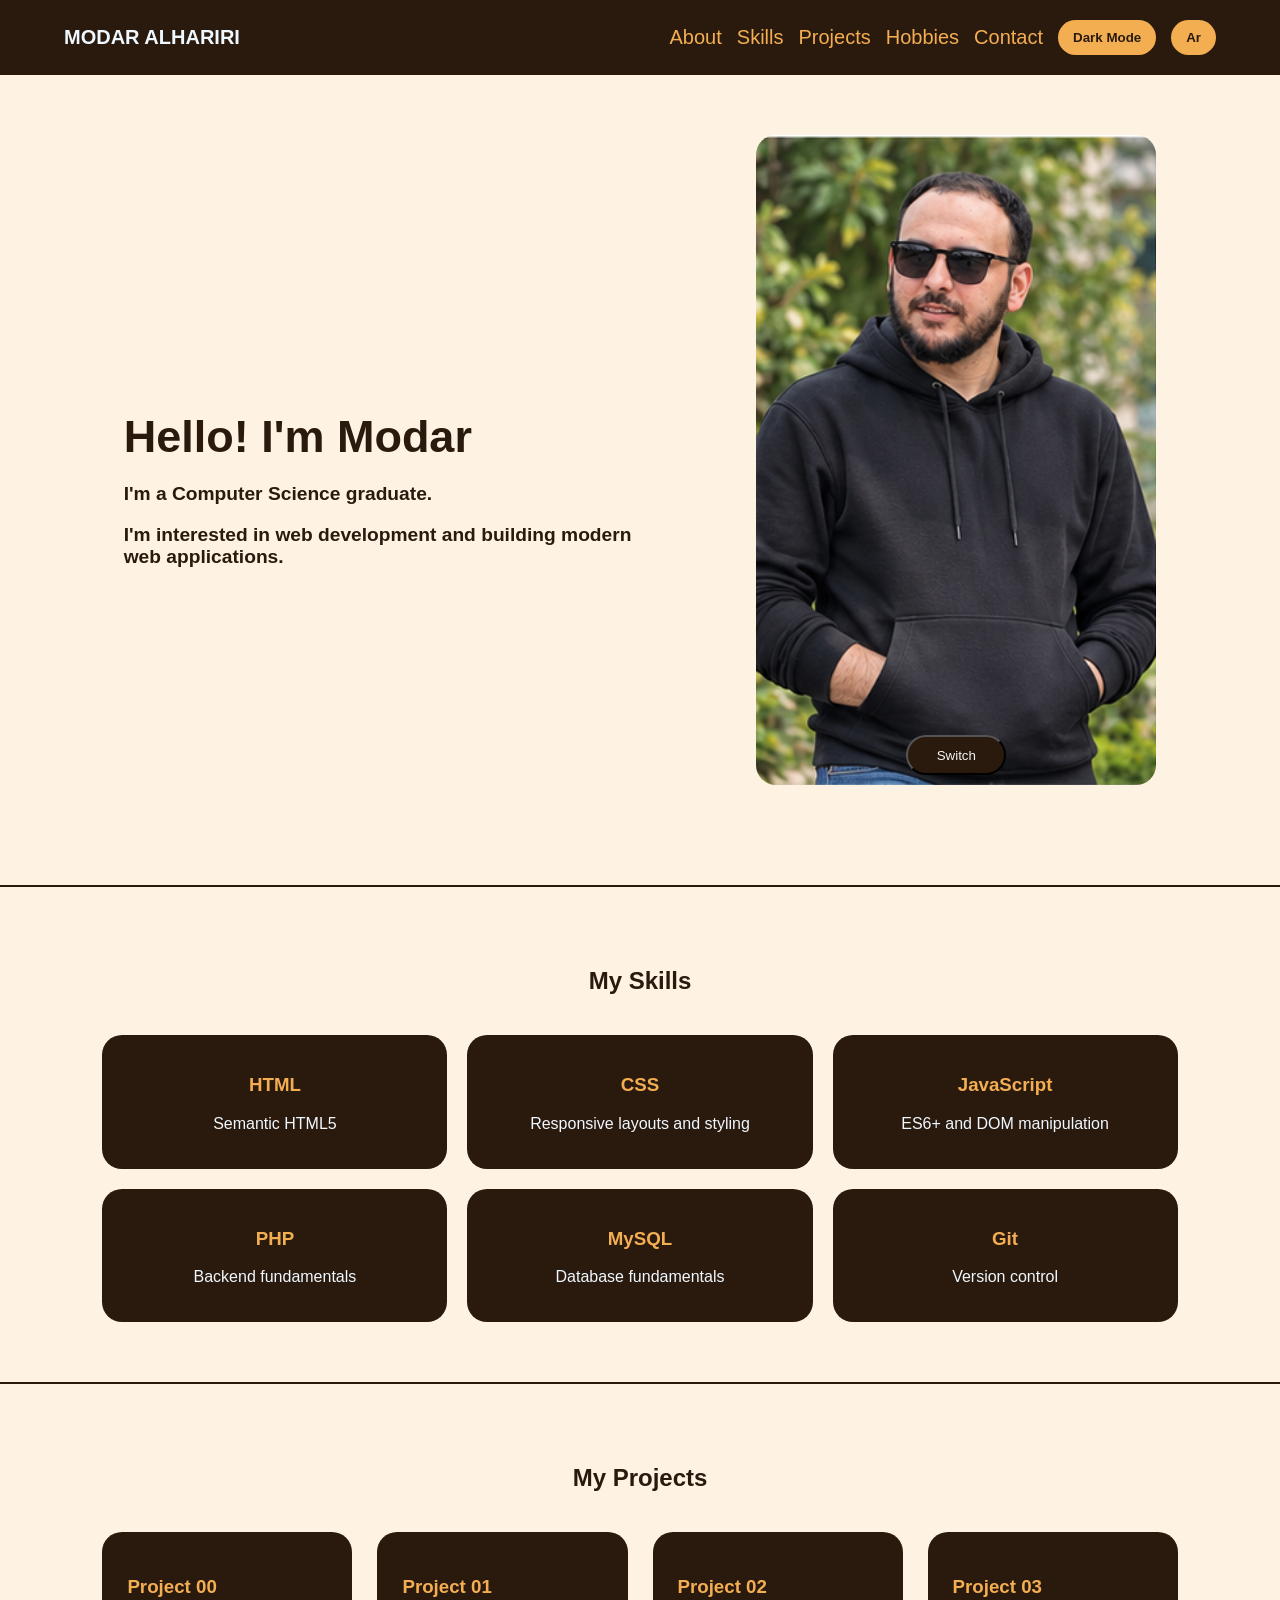
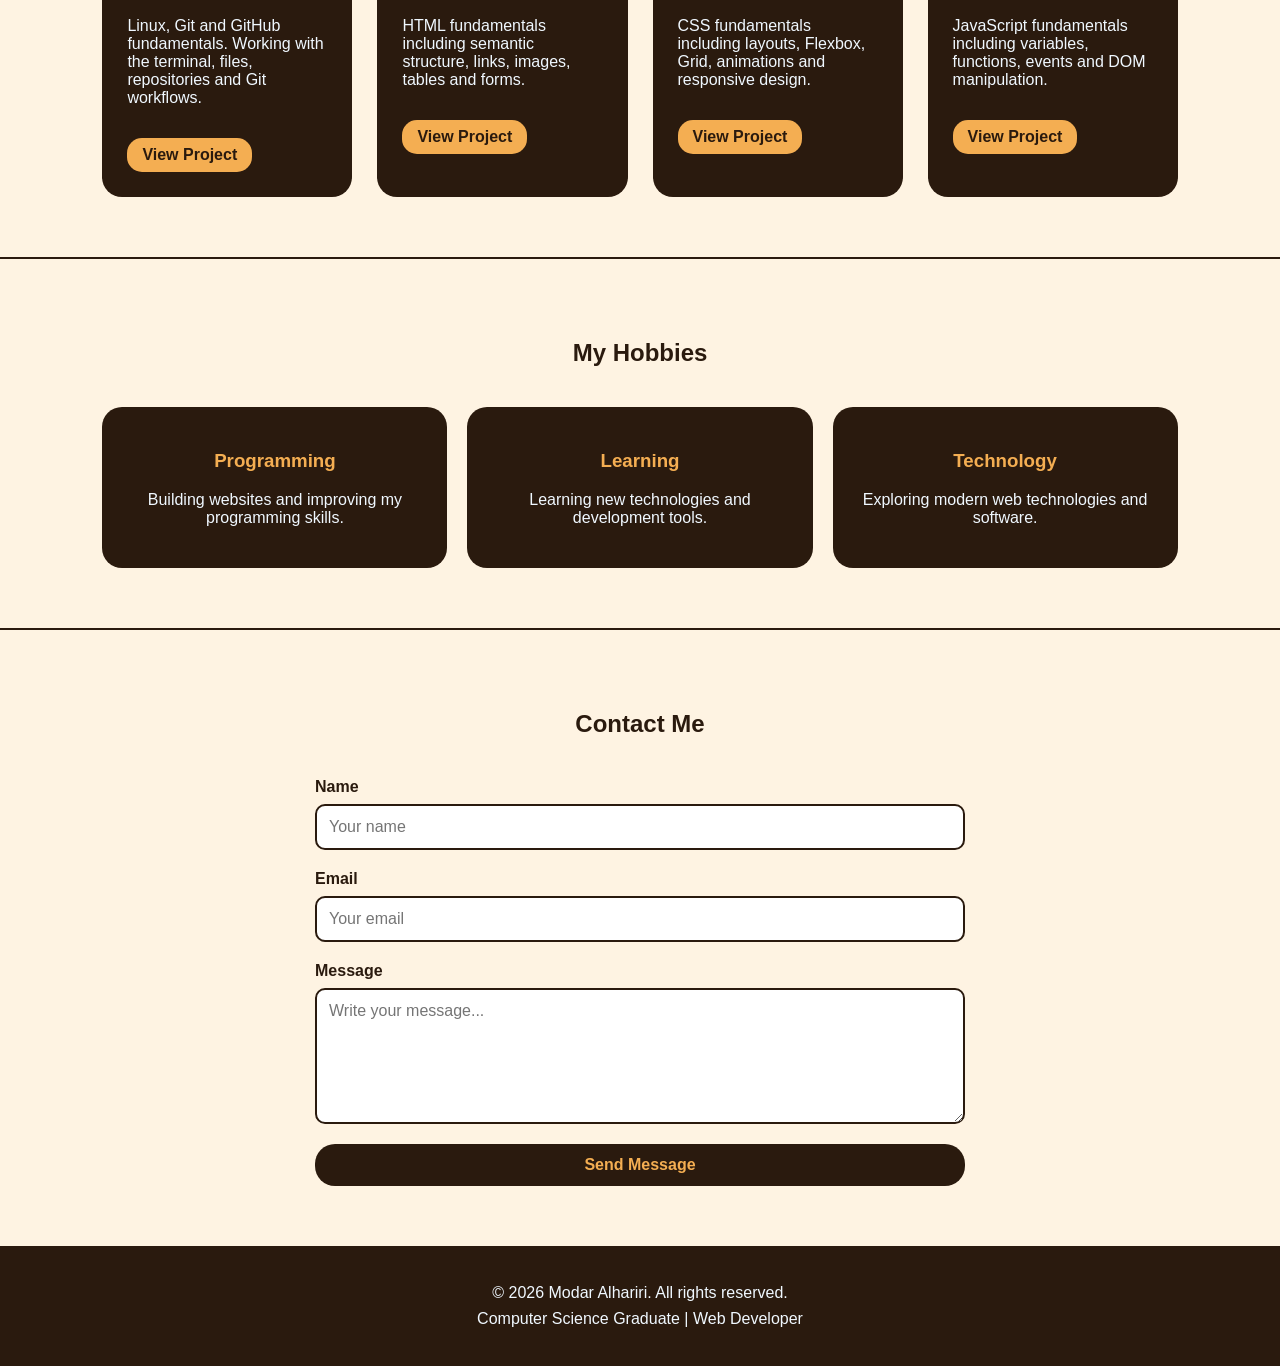
<file: project04/ex00/index.html>
<!DOCTYPE html>
<html lang="en" dir="ltr">

<head>

    <meta charset="UTF-8">

    <meta name="viewport" content="width=device-width, initial-scale=1.0">

    <title>Modar Alhariri | Portfolio</title>

    <link rel="stylesheet" href="style.css">

</head>


<body>

    <!-- Header -->
    <header class="header">

        <h4>MODAR ALHARIRI</h4>


        <nav class="nav">

            <a href="#about" data-key="about">
                About
            </a>

            <a href="#skills" data-key="skills">
                Skills
            </a>

            <a href="#projects" data-key="projects">
                Projects
            </a>

            <a href="#hobbies" data-key="hobbies">
                Hobbies
            </a>

            <a href="#contact" data-key="contact">
                Contact
            </a>


            <button
                id="themeButton"
                class="languageButton"
                type="button"
                data-key="theme"
            >
                Dark Mode
            </button>


            <button
                id="languageButton"
                class="languageButton"
                type="button"
            >
                Ar
            </button>

        </nav>

    </header>



    <!-- About Section -->
    <section id="about" class="section about">

        <div class="about-text">

            <h1 data-key="hello">
                Hello! I'm Modar
            </h1>


            <p data-key="aboutText1">
                I'm a Computer Science graduate.
            </p>


            <p data-key="aboutText2">
                I'm interested in web development and
                building modern web applications.
            </p>

        </div>


        <div class="switcher">

            <img
                id="profile-image"
                src="assets/profile.png"
                alt="profile photo"
                class="profile-image"
            >


            <div class="switcher">
                <button
                id="switcher"
                class="switch-btn"
                type="button"
                data-key="switch"
            >
                Switch
            </button>
            </div>

        </div>

    </section>



    <hr>



    <!-- Skills Section -->
    <section id="skills" class="section skills">

        <h2 data-key="skillsTitle">
            My Skills
        </h2>


        <div class="skills-container">


            <div class="skill-card">

                <h3>
                    HTML
                </h3>

                <p data-key="htmlDescription">
                    Semantic HTML5
                </p>

            </div>



            <div class="skill-card">

                <h3>
                    CSS
                </h3>

                <p data-key="cssDescription">
                    Responsive layouts and styling
                </p>

            </div>



            <div class="skill-card">

                <h3>
                    JavaScript
                </h3>

                <p data-key="jsDescription">
                    ES6+ and DOM manipulation
                </p>

            </div>



            <div class="skill-card">

                <h3>
                    PHP
                </h3>

                <p data-key="phpDescription">
                    Backend fundamentals
                </p>

            </div>



            <div class="skill-card">

                <h3>
                    MySQL
                </h3>

                <p data-key="mysqlDescription">
                    Database fundamentals
                </p>

            </div>



            <div class="skill-card">

                <h3>
                    Git
                </h3>

                <p data-key="gitDescription">
                    Version control
                </p>

            </div>


        </div>

    </section>



    <hr>



    <!-- Projects Section -->
    <section id="projects" class="section projects">

        <h2 data-key="projectsTitle">
            My Projects
        </h2>


        <div class="projects-container">


            <!-- Project 00 -->
            <article class="project-card">

                <h3>
                    Project 00
                </h3>


                <p data-key="project00Description">
                    Linux, Git and GitHub fundamentals.
                    Working with the terminal, files,
                    repositories and Git workflows.
                </p>


                <a
                    href="#"
                    target="_blank"
                    class="project-link"
                    data-key="viewProject"
                >
                    View Project
                </a>

            </article>



            <!-- Project 01 -->
            <article class="project-card">

                <h3>
                    Project 01
                </h3>


                <p data-key="project01Description">
                    HTML fundamentals including semantic
                    structure, links, images, tables and forms.
                </p>


                <a
                    href="#"
                    target="_blank"
                    class="project-link"
                    data-key="viewProject"
                >
                    View Project
                </a>

            </article>



            <!-- Project 02 -->
            <article class="project-card">

                <h3>
                    Project 02
                </h3>


                <p data-key="project02Description">
                    CSS fundamentals including layouts,
                    Flexbox, Grid, animations and responsive design.
                </p>


                <a
                    href="#"
                    target="_blank"
                    class="project-link"
                    data-key="viewProject"
                >
                    View Project
                </a>

            </article>



            <!-- Project 03 -->
            <article class="project-card">

                <h3>
                    Project 03
                </h3>


                <p data-key="project03Description">
                    JavaScript fundamentals including variables,
                    functions, events and DOM manipulation.
                </p>


                <a
                    href="#"
                    target="_blank"
                    class="project-link"
                    data-key="viewProject"
                >
                    View Project
                </a>

            </article>


        </div>

    </section>



    <hr>



    <!-- Hobbies Section -->
    <section id="hobbies" class="section hobbies">

        <h2 data-key="hobbiesTitle">
            My Hobbies
        </h2>


        <div class="hobbies-container">


            <div class="hobby-card">

                <h3>
                    Programming
                </h3>


                <p data-key="programmingDescription">
                    Building websites and improving
                    my programming skills.
                </p>

            </div>



            <div class="hobby-card">

                <h3>
                    Learning
                </h3>


                <p data-key="learningDescription">
                    Learning new technologies and
                    development tools.
                </p>

            </div>



            <div class="hobby-card">

                <h3>
                    Technology
                </h3>


                <p data-key="technologyDescription">
                    Exploring modern web technologies
                    and software.
                </p>

            </div>


        </div>

    </section>



    <hr>



    <!-- Contact Section -->
    <section id="contact" class="section contact">

        <h2 data-key="contactTitle">
            Contact Me
        </h2>


        <form id="contactForm">


            <!-- Name -->
            <div class="form-group">

                <label
                    for="name"
                    data-key="nameLabel"
                >
                    Name
                </label>


                <input
                    type="text"
                    id="name"
                    name="name"
                    placeholder="Your name"
                    data-placeholder="namePlaceholder"
                    required
                >

            </div>



            <!-- Email -->
            <div class="form-group">

                <label
                    for="email"
                    data-key="emailLabel"
                >
                    Email
                </label>


                <input
                    type="email"
                    id="email"
                    name="email"
                    placeholder="Your email"
                    data-placeholder="emailPlaceholder"
                    required
                >

            </div>



            <!-- Message -->
            <div class="form-group">

                <label
                    for="message"
                    data-key="messageLabel"
                >
                    Message
                </label>


                <textarea
                    id="message"
                    name="message"
                    rows="6"
                    placeholder="Write your message..."
                    data-placeholder="messagePlaceholder"
                    required
                ></textarea>

            </div>



            <!-- Submit -->
            <button
                type="submit"
                class="submit-button"
                data-key="sendMessage"
            >
                Send Message
            </button>


        </form>

    </section>



    <!-- Footer -->
    <footer class="footer">

        <p data-key="footerText">
            © 2026 Modar Alhariri.
            All rights reserved.
        </p>


        <p data-key="footerRole">
            Computer Science Graduate | Web Developer
        </p>

    </footer>



    <!-- JavaScript -->
    <script src="script.js" defer></script>
    <!-- <script src="../ex01/script.js" defer></script>
    <script src="../ex02/script.js" defer></script> -->

</body>

</html>
</file>
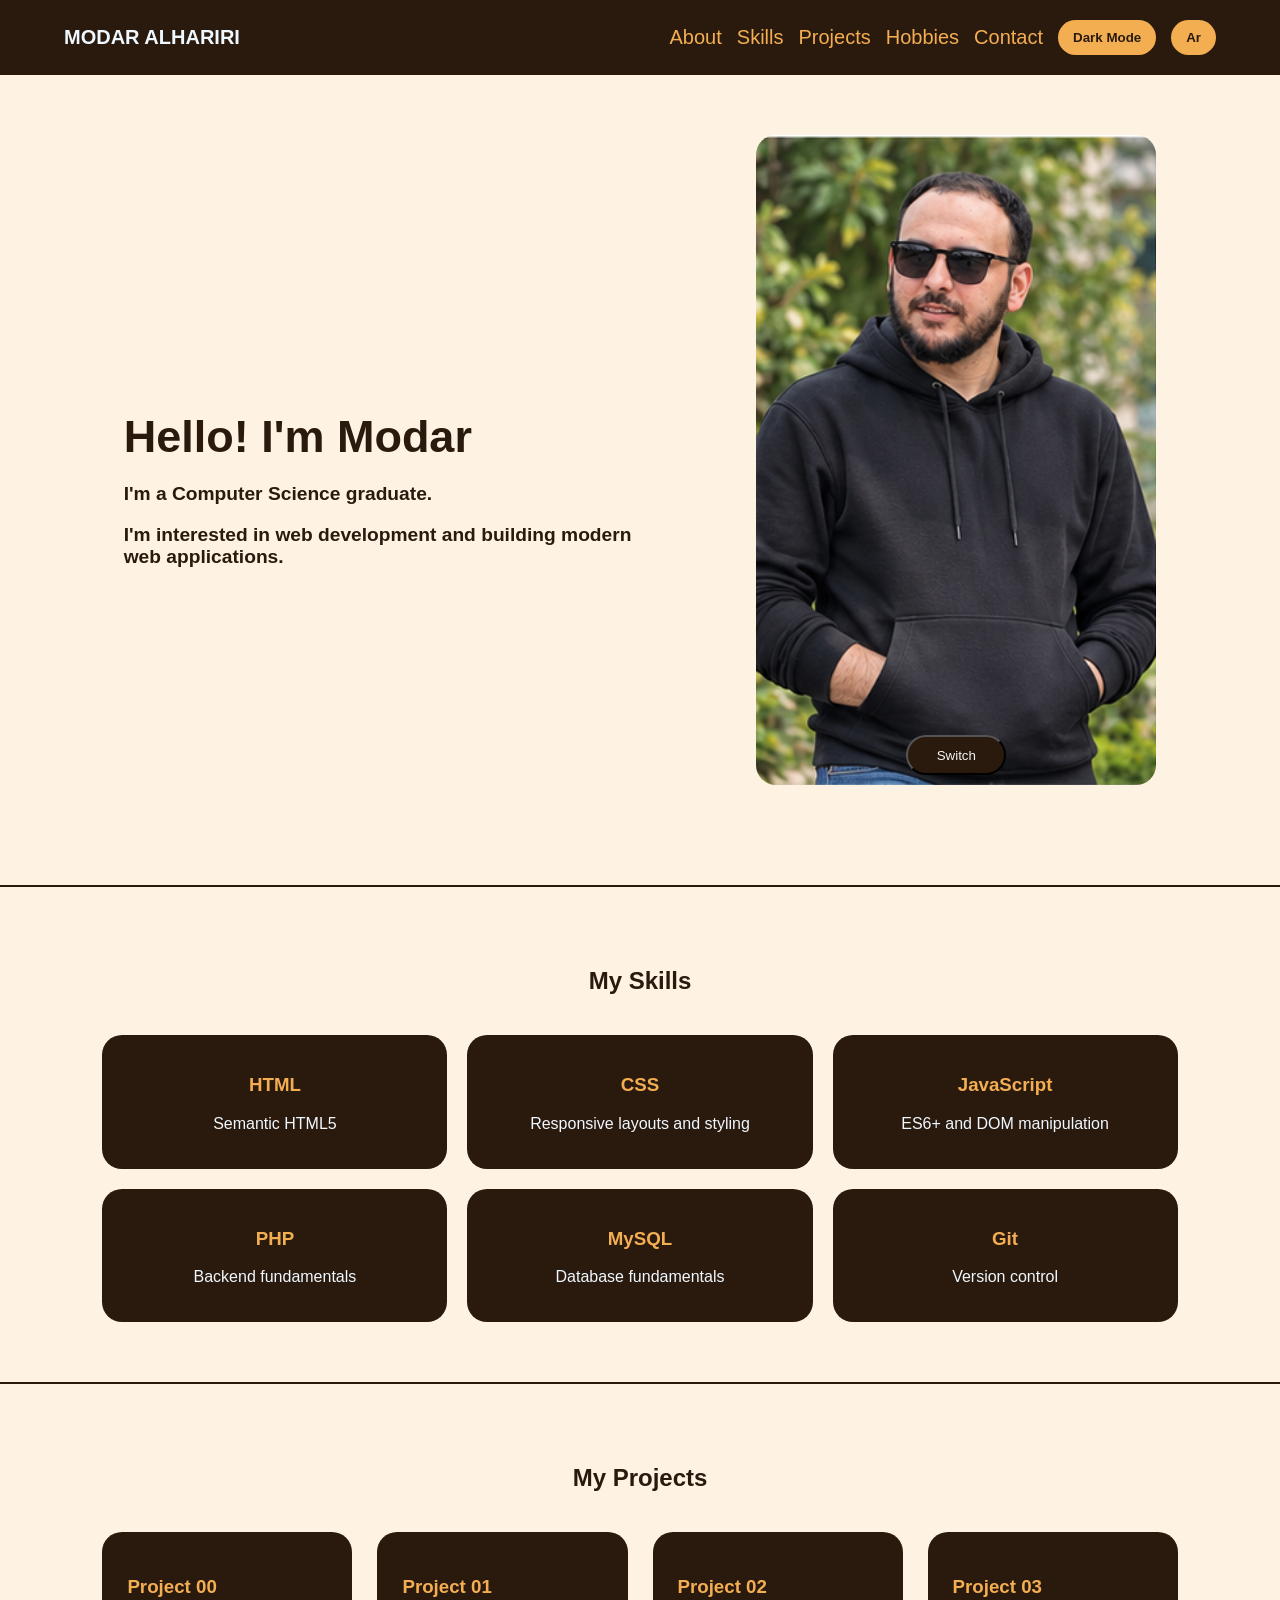
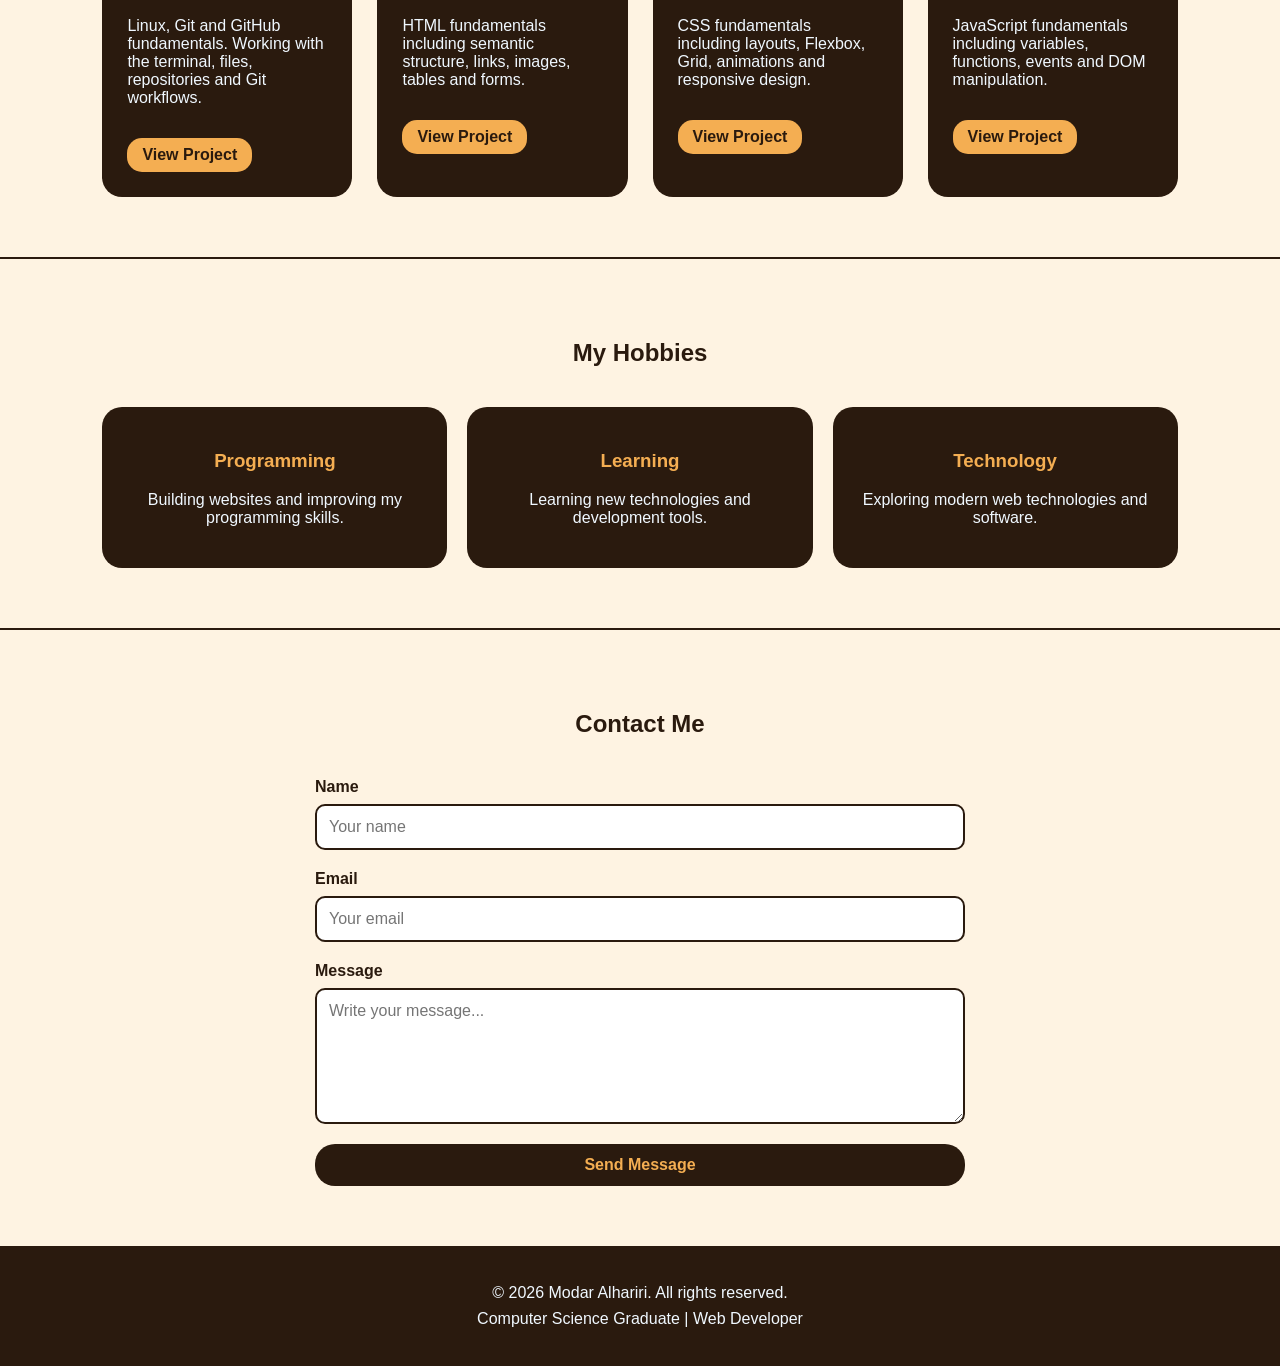
<file: project04/ex01/index.html>
<!DOCTYPE html>
<html lang="en" dir="ltr">

<head>

    <meta charset="UTF-8">

    <meta name="viewport" content="width=device-width, initial-scale=1.0">

    <title>Modar Alhariri | Portfolio</title>

    <link rel="stylesheet" href="style.css">

</head>


<body>

    <!-- Header -->
    <header class="header">

        <h4>MODAR ALHARIRI</h4>


        <nav class="nav">

            <a href="#about" data-key="about">
                About
            </a>

            <a href="#skills" data-key="skills">
                Skills
            </a>

            <a href="#projects" data-key="projects">
                Projects
            </a>

            <a href="#hobbies" data-key="hobbies">
                Hobbies
            </a>

            <a href="#contact" data-key="contact">
                Contact
            </a>


            <button
                id="themeButton"
                class="languageButton"
                type="button"
                data-key="theme"
            >
                Dark Mode
            </button>


            <button
                id="languageButton"
                class="languageButton"
                type="button"
            >
                Ar
            </button>

        </nav>

    </header>



    <!-- About Section -->
    <section id="about" class="section about">

        <div class="about-text">

            <h1 data-key="hello">
                Hello! I'm Modar
            </h1>


            <p data-key="aboutText1">
                I'm a Computer Science graduate.
            </p>


            <p data-key="aboutText2">
                I'm interested in web development and
                building modern web applications.
            </p>

        </div>


        <div class="switcher">

            <img
                id="profile-image"
                src="assets/profile.png"
                alt="profile photo"
                class="profile-image"
            >


            <div class="switcher">
                <button
                id="switcher"
                class="switch-btn"
                type="button"
                data-key="switch"
            >
                Switch
            </button>
            </div>

        </div>

    </section>



    <hr>



    <!-- Skills Section -->
    <section id="skills" class="section skills">

        <h2 data-key="skillsTitle">
            My Skills
        </h2>


        <div class="skills-container">


            <div class="skill-card">

                <h3>
                    HTML
                </h3>

                <p data-key="htmlDescription">
                    Semantic HTML5
                </p>

            </div>



            <div class="skill-card">

                <h3>
                    CSS
                </h3>

                <p data-key="cssDescription">
                    Responsive layouts and styling
                </p>

            </div>



            <div class="skill-card">

                <h3>
                    JavaScript
                </h3>

                <p data-key="jsDescription">
                    ES6+ and DOM manipulation
                </p>

            </div>



            <div class="skill-card">

                <h3>
                    PHP
                </h3>

                <p data-key="phpDescription">
                    Backend fundamentals
                </p>

            </div>



            <div class="skill-card">

                <h3>
                    MySQL
                </h3>

                <p data-key="mysqlDescription">
                    Database fundamentals
                </p>

            </div>



            <div class="skill-card">

                <h3>
                    Git
                </h3>

                <p data-key="gitDescription">
                    Version control
                </p>

            </div>


        </div>

    </section>



    <hr>



    <!-- Projects Section -->
    <section id="projects" class="section projects">

        <h2 data-key="projectsTitle">
            My Projects
        </h2>


        <div class="projects-container">


            <!-- Project 00 -->
            <article class="project-card">

                <h3>
                    Project 00
                </h3>


                <p data-key="project00Description">
                    Linux, Git and GitHub fundamentals.
                    Working with the terminal, files,
                    repositories and Git workflows.
                </p>


                <a
                    href="#"
                    target="_blank"
                    class="project-link"
                    data-key="viewProject"
                >
                    View Project
                </a>

            </article>



            <!-- Project 01 -->
            <article class="project-card">

                <h3>
                    Project 01
                </h3>


                <p data-key="project01Description">
                    HTML fundamentals including semantic
                    structure, links, images, tables and forms.
                </p>


                <a
                    href="#"
                    target="_blank"
                    class="project-link"
                    data-key="viewProject"
                >
                    View Project
                </a>

            </article>



            <!-- Project 02 -->
            <article class="project-card">

                <h3>
                    Project 02
                </h3>


                <p data-key="project02Description">
                    CSS fundamentals including layouts,
                    Flexbox, Grid, animations and responsive design.
                </p>


                <a
                    href="#"
                    target="_blank"
                    class="project-link"
                    data-key="viewProject"
                >
                    View Project
                </a>

            </article>



            <!-- Project 03 -->
            <article class="project-card">

                <h3>
                    Project 03
                </h3>


                <p data-key="project03Description">
                    JavaScript fundamentals including variables,
                    functions, events and DOM manipulation.
                </p>


                <a
                    href="#"
                    target="_blank"
                    class="project-link"
                    data-key="viewProject"
                >
                    View Project
                </a>

            </article>


        </div>

    </section>



    <hr>



    <!-- Hobbies Section -->
    <section id="hobbies" class="section hobbies">

        <h2 data-key="hobbiesTitle">
            My Hobbies
        </h2>


        <div class="hobbies-container">


            <div class="hobby-card">

                <h3>
                    Programming
                </h3>


                <p data-key="programmingDescription">
                    Building websites and improving
                    my programming skills.
                </p>

            </div>



            <div class="hobby-card">

                <h3>
                    Learning
                </h3>


                <p data-key="learningDescription">
                    Learning new technologies and
                    development tools.
                </p>

            </div>



            <div class="hobby-card">

                <h3>
                    Technology
                </h3>


                <p data-key="technologyDescription">
                    Exploring modern web technologies
                    and software.
                </p>

            </div>


        </div>

    </section>



    <hr>



    <!-- Contact Section -->
    <section id="contact" class="section contact">

        <h2 data-key="contactTitle">
            Contact Me
        </h2>


        <form id="contactForm">


            <!-- Name -->
            <div class="form-group">

                <label
                    for="name"
                    data-key="nameLabel"
                >
                    Name
                </label>


                <input
                    type="text"
                    id="name"
                    name="name"
                    placeholder="Your name"
                    data-placeholder="namePlaceholder"
                    required
                >

            </div>



            <!-- Email -->
            <div class="form-group">

                <label
                    for="email"
                    data-key="emailLabel"
                >
                    Email
                </label>


                <input
                    type="email"
                    id="email"
                    name="email"
                    placeholder="Your email"
                    data-placeholder="emailPlaceholder"
                    required
                >

            </div>



            <!-- Message -->
            <div class="form-group">

                <label
                    for="message"
                    data-key="messageLabel"
                >
                    Message
                </label>


                <textarea
                    id="message"
                    name="message"
                    rows="6"
                    placeholder="Write your message..."
                    data-placeholder="messagePlaceholder"
                    required
                ></textarea>

            </div>



            <!-- Submit -->
            <button
                type="submit"
                class="submit-button"
                data-key="sendMessage"
            >
                Send Message
            </button>


        </form>

    </section>



    <!-- Footer -->
    <footer class="footer">

        <p data-key="footerText">
            © 2026 Modar Alhariri.
            All rights reserved.
        </p>


        <p data-key="footerRole">
            Computer Science Graduate | Web Developer
        </p>

    </footer>



    <!-- JavaScript -->
    <script src="script.js" defer></script>
    <script src="../ex01/script.js" defer></script>
    <!-- <script src="../ex02/script.js" defer></script> -->

</body>

</html>
</file>
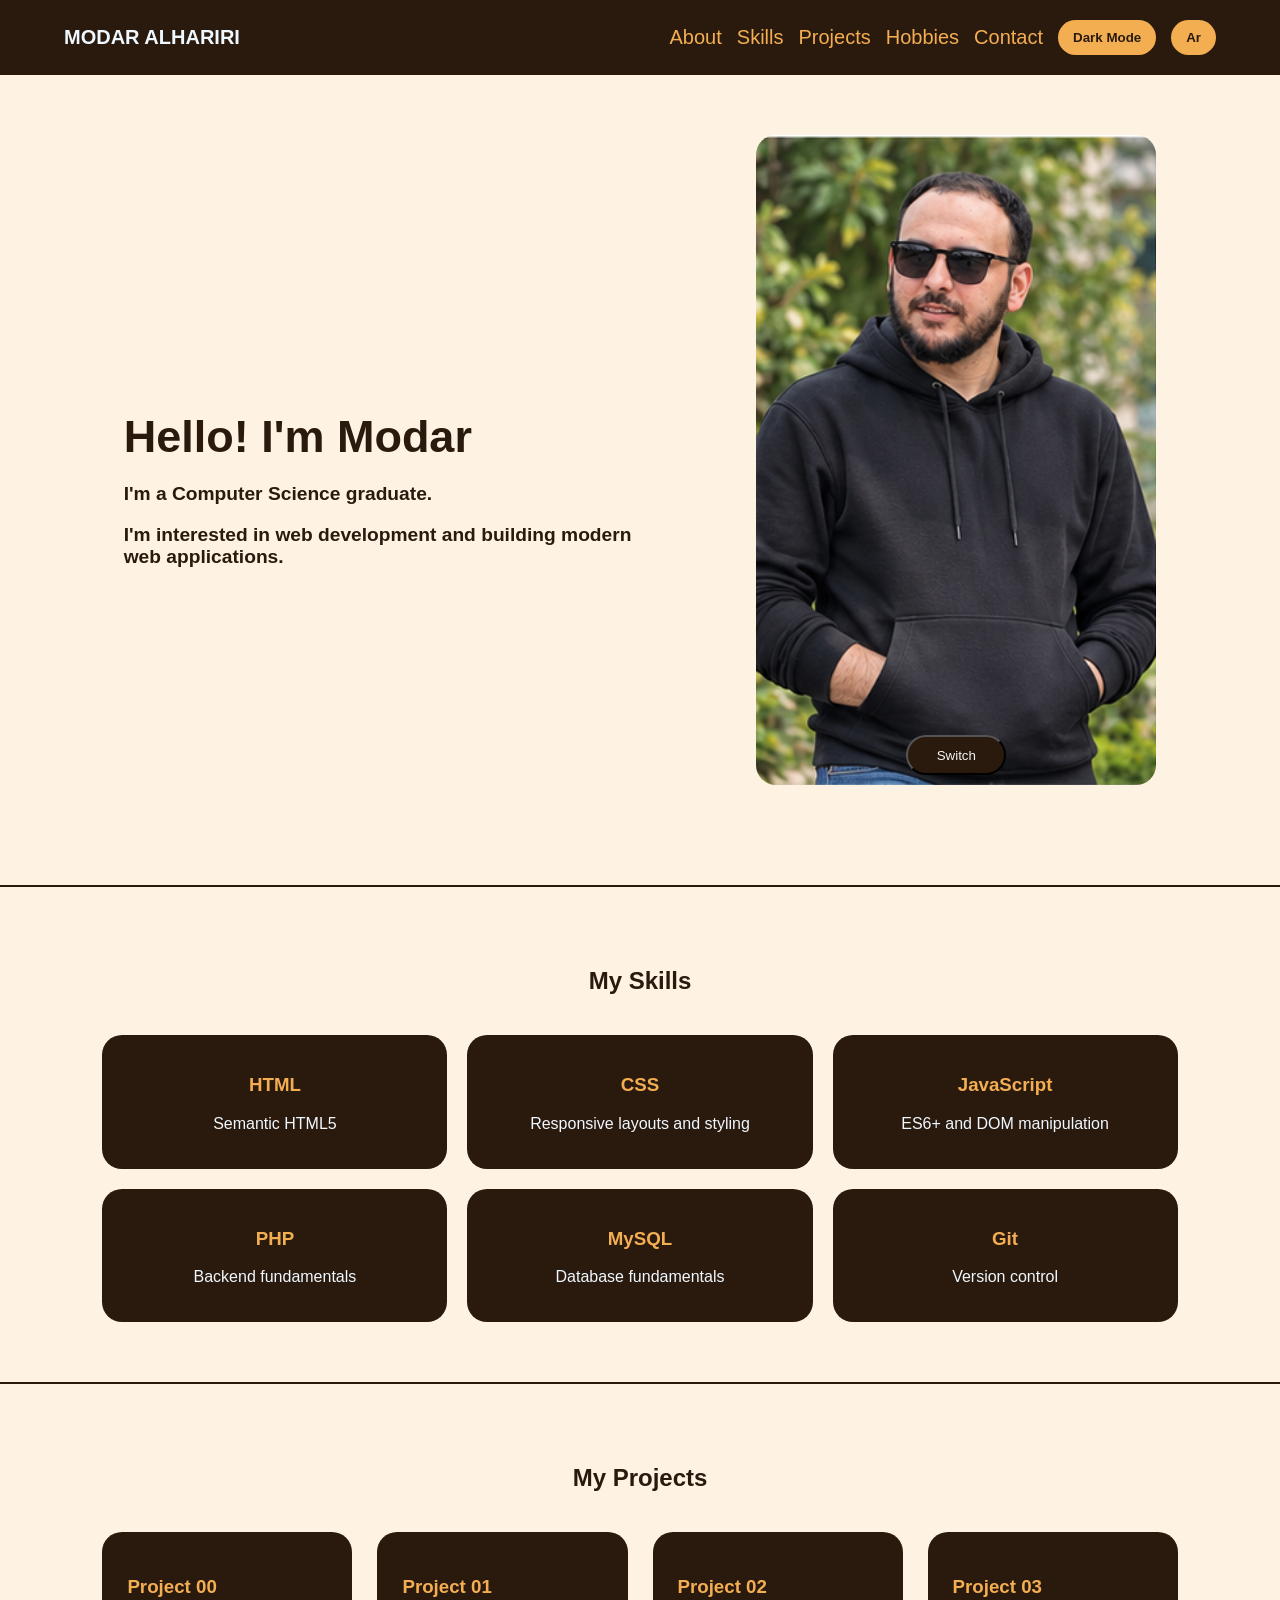
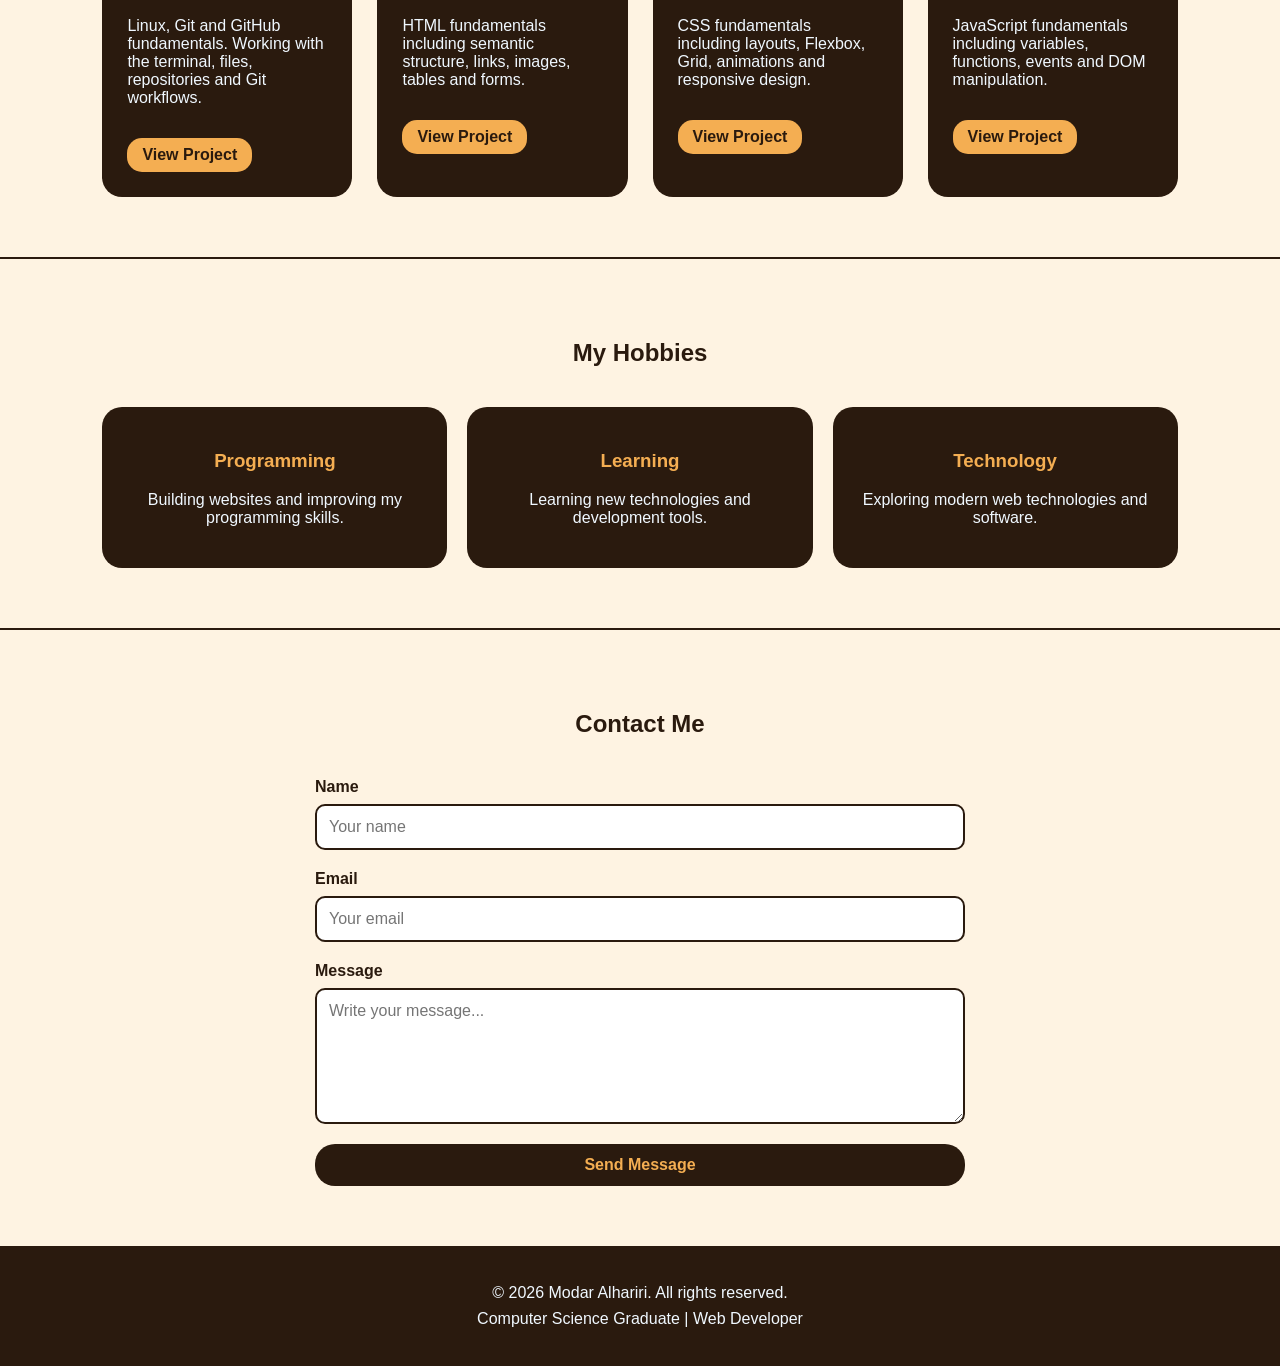
<file: project04/ex02/index.html>
<!DOCTYPE html>
<html lang="en" dir="ltr">

<head>

    <meta charset="UTF-8">

    <meta name="viewport" content="width=device-width, initial-scale=1.0">

    <title>Modar Alhariri | Portfolio</title>

    <link rel="stylesheet" href="style.css">

</head>


<body>

    <!-- Header -->
    <header class="header">

        <h4>MODAR ALHARIRI</h4>


        <nav class="nav">

            <a href="#about" data-key="about">
                About
            </a>

            <a href="#skills" data-key="skills">
                Skills
            </a>

            <a href="#projects" data-key="projects">
                Projects
            </a>

            <a href="#hobbies" data-key="hobbies">
                Hobbies
            </a>

            <a href="#contact" data-key="contact">
                Contact
            </a>


            <button
                id="themeButton"
                class="languageButton"
                type="button"
                data-key="theme"
            >
                Dark Mode
            </button>


            <button
                id="languageButton"
                class="languageButton"
                type="button"
            >
                Ar
            </button>

        </nav>

    </header>



    <!-- About Section -->
    <section id="about" class="section about">

        <div class="about-text">

            <h1 data-key="hello">
                Hello! I'm Modar
            </h1>


            <p data-key="aboutText1">
                I'm a Computer Science graduate.
            </p>


            <p data-key="aboutText2">
                I'm interested in web development and
                building modern web applications.
            </p>

        </div>


        <div class="switcher">

            <img
                id="profile-image"
                src="assets/profile.png"
                alt="profile photo"
                class="profile-image"
            >


            <div class="switcher">
                <button
                id="switcher"
                class="switch-btn"
                type="button"
                data-key="switch"
            >
                Switch
            </button>
            </div>

        </div>

    </section>



    <hr>



    <!-- Skills Section -->
    <section id="skills" class="section skills">

        <h2 data-key="skillsTitle">
            My Skills
        </h2>


        <div class="skills-container">


            <div class="skill-card">

                <h3>
                    HTML
                </h3>

                <p data-key="htmlDescription">
                    Semantic HTML5
                </p>

            </div>



            <div class="skill-card">

                <h3>
                    CSS
                </h3>

                <p data-key="cssDescription">
                    Responsive layouts and styling
                </p>

            </div>



            <div class="skill-card">

                <h3>
                    JavaScript
                </h3>

                <p data-key="jsDescription">
                    ES6+ and DOM manipulation
                </p>

            </div>



            <div class="skill-card">

                <h3>
                    PHP
                </h3>

                <p data-key="phpDescription">
                    Backend fundamentals
                </p>

            </div>



            <div class="skill-card">

                <h3>
                    MySQL
                </h3>

                <p data-key="mysqlDescription">
                    Database fundamentals
                </p>

            </div>



            <div class="skill-card">

                <h3>
                    Git
                </h3>

                <p data-key="gitDescription">
                    Version control
                </p>

            </div>


        </div>

    </section>



    <hr>



    <!-- Projects Section -->
    <section id="projects" class="section projects">

        <h2 data-key="projectsTitle">
            My Projects
        </h2>


        <div class="projects-container">


            <!-- Project 00 -->
            <article class="project-card">

                <h3>
                    Project 00
                </h3>


                <p data-key="project00Description">
                    Linux, Git and GitHub fundamentals.
                    Working with the terminal, files,
                    repositories and Git workflows.
                </p>


                <a
                    href="#"
                    target="_blank"
                    class="project-link"
                    data-key="viewProject"
                >
                    View Project
                </a>

            </article>



            <!-- Project 01 -->
            <article class="project-card">

                <h3>
                    Project 01
                </h3>


                <p data-key="project01Description">
                    HTML fundamentals including semantic
                    structure, links, images, tables and forms.
                </p>


                <a
                    href="#"
                    target="_blank"
                    class="project-link"
                    data-key="viewProject"
                >
                    View Project
                </a>

            </article>



            <!-- Project 02 -->
            <article class="project-card">

                <h3>
                    Project 02
                </h3>


                <p data-key="project02Description">
                    CSS fundamentals including layouts,
                    Flexbox, Grid, animations and responsive design.
                </p>


                <a
                    href="#"
                    target="_blank"
                    class="project-link"
                    data-key="viewProject"
                >
                    View Project
                </a>

            </article>



            <!-- Project 03 -->
            <article class="project-card">

                <h3>
                    Project 03
                </h3>


                <p data-key="project03Description">
                    JavaScript fundamentals including variables,
                    functions, events and DOM manipulation.
                </p>


                <a
                    href="#"
                    target="_blank"
                    class="project-link"
                    data-key="viewProject"
                >
                    View Project
                </a>

            </article>


        </div>

    </section>



    <hr>



    <!-- Hobbies Section -->
    <section id="hobbies" class="section hobbies">

        <h2 data-key="hobbiesTitle">
            My Hobbies
        </h2>


        <div class="hobbies-container">


            <div class="hobby-card">

                <h3>
                    Programming
                </h3>


                <p data-key="programmingDescription">
                    Building websites and improving
                    my programming skills.
                </p>

            </div>



            <div class="hobby-card">

                <h3>
                    Learning
                </h3>


                <p data-key="learningDescription">
                    Learning new technologies and
                    development tools.
                </p>

            </div>



            <div class="hobby-card">

                <h3>
                    Technology
                </h3>


                <p data-key="technologyDescription">
                    Exploring modern web technologies
                    and software.
                </p>

            </div>


        </div>

    </section>



    <hr>



    <!-- Contact Section -->
    <section id="contact" class="section contact">

        <h2 data-key="contactTitle">
            Contact Me
        </h2>


        <form id="contactForm">


            <!-- Name -->
            <div class="form-group">

                <label
                    for="name"
                    data-key="nameLabel"
                >
                    Name
                </label>


                <input
                    type="text"
                    id="name"
                    name="name"
                    placeholder="Your name"
                    data-placeholder="namePlaceholder"
                    required
                >

            </div>



            <!-- Email -->
            <div class="form-group">

                <label
                    for="email"
                    data-key="emailLabel"
                >
                    Email
                </label>


                <input
                    type="email"
                    id="email"
                    name="email"
                    placeholder="Your email"
                    data-placeholder="emailPlaceholder"
                    required
                >

            </div>



            <!-- Message -->
            <div class="form-group">

                <label
                    for="message"
                    data-key="messageLabel"
                >
                    Message
                </label>


                <textarea
                    id="message"
                    name="message"
                    rows="6"
                    placeholder="Write your message..."
                    data-placeholder="messagePlaceholder"
                    required
                ></textarea>

            </div>



            <!-- Submit -->
            <button
                type="submit"
                class="submit-button"
                data-key="sendMessage"
            >
                Send Message
            </button>


        </form>

    </section>



    <!-- Footer -->
    <footer class="footer">

        <p data-key="footerText">
            © 2026 Modar Alhariri.
            All rights reserved.
        </p>


        <p data-key="footerRole">
            Computer Science Graduate | Web Developer
        </p>

    </footer>



    <!-- JavaScript -->
    <script src="script.js" defer></script>
    <!-- <script src="../ex01/script.js" defer></script> -->
    <script src="../ex02/script.js" defer></script>

</body>

</html>
</file>
<file: project04/ex00/style.css>
* {
    box-sizing: border-box;
}

html {
    scroll-behavior: smooth;
}

body {
    margin: 0;
    padding: 0;

    background-color: #FEF3E2;
    color: #2A1A0E;

    font-family: Arial, sans-serif;

    transition:
        background-color 0.3s ease,
        color 0.3s ease;
}

hr {
    border: none;
    height: 2px;
    background-color: #2A1A0E;

    margin: 0;
}

.section {
    padding: 60px 8%;
}

h2 {
    text-align: center;
    margin-bottom: 40px;
}



.header {
    display: flex;

    justify-content: space-between;
    align-items: center;

    padding: 20px 5%;

    background-color: #2A1A0E;
    color: aliceblue;

    font-size: 20px;

    position: sticky;
    top: 0;

    z-index: 1000;
}

.header h4 {
    margin: 0;
}

.nav {
    display: flex;

    align-items: center;

    gap: 15px;
}

.header a {
    text-decoration: none;

    color: #F4AE52;

    transition: color 0.3s ease;
}

.header a:hover {
    color: white;
}



.languageButton {
    border: none;

    padding: 10px 15px;

    border-radius: 20px;

    background-color: #F4AE52;
    color: #2A1A0E;

    cursor: pointer;

    font-weight: bold;

    transition:
        transform 0.2s ease,
        background-color 0.3s ease;
}

#themeButton:hover {
    transform: scale(1.05);
}



.about {
    min-height: 500px;

    display: flex;

    flex-direction: row;

    justify-content: space-around;
    align-items: center;

    gap: 40px;

    font-size: larger;
    font-weight: bolder;
}

.about-text {
    max-width: 550px;
}

.about h1 {
    font-size: 45px;

    margin-bottom: 20px;
}

.profile-image {
    width: 400px;
    max-width: 100%;

    height: auto;

    border-radius: 20px;
     opacity: 1;
    transition: opacity 0.4s ease-in-out;
}
.profile-image.fade-out {
    opacity: 0;
}
.switcher{
    display: flex;
    flex-direction: column;
    justify-content: center;
    align-items: center;
}
.switch-btn{
    position: relative;
    
    bottom: 50px;
    width: 100px;
    background-color: #2A1A0E;
    color: #f5f5f5;
    height: 40px;
    border-radius: 20px;
}

.skills-container {
    display: grid;

    grid-template-columns:
        repeat(3, 1fr);

    gap: 20px;
}

.skill-card {
    background-color: #2A1A0E;
    color: aliceblue;

    padding: 20px;

    border-radius: 20px;

    text-align: center;

    transition:
        transform 0.3s ease,
        box-shadow 0.3s ease;
}

.skill-card:hover {
    transform: translateY(-5px);

    box-shadow:
        0 10px 20px rgba(0, 0, 0, 0.2);
}

.skill-card h3 {
    color: #F4AE52;
}



.projects-container {
    display: flex;

    flex-wrap: wrap;

    justify-content: center;

    gap: 25px;
}

.project-card {
    flex: 1 1 220px;

    max-width: 300px;

    padding: 25px;

    background-color: #2A1A0E;

    color: aliceblue;

    border-radius: 20px;

    transition:
        transform 0.3s ease,
        box-shadow 0.3s ease;
}

.project-card:hover {
    transform: translateY(-8px);

    box-shadow:
        0 10px 20px rgba(0, 0, 0, 0.2);
}

.project-card h3 {
    color: #F4AE52;
}

.project-card a {
    display: inline-block;

    margin-top: 15px;

    padding: 8px 15px;

    background-color: #F4AE52;

    color: #2A1A0E;

    text-decoration: none;

    border-radius: 15px;

    font-weight: bold;
}



.hobbies-container {
    display: flex;

    flex-wrap: wrap;

    justify-content: center;

    gap: 20px;
}

.hobby-card {
    flex: 1 1 250px;

    padding: 25px;

    background-color: #2A1A0E;

    color: aliceblue;

    border-radius: 20px;

    text-align: center;
}

.hobby-card h3 {
    color: #F4AE52;
}



.contact form {
    max-width: 650px;

    margin: auto;

    display: flex;

    flex-direction: column;

    gap: 20px;
}

.form-group {
    display: flex;

    flex-direction: column;

    gap: 8px;
}

.form-group label {
    font-weight: bold;
}

.form-group input,
.form-group textarea {
    width: 100%;

    padding: 12px;

    border: 2px solid #2A1A0E;

    border-radius: 10px;

    background-color: white;

    font-size: 16px;

    font-family: inherit;
}

.form-group textarea {
    resize: vertical;
}

.submit-button {
    padding: 12px 20px;

    border: none;

    border-radius: 20px;

    background-color: #2A1A0E;

    color: #F4AE52;

    font-size: 16px;

    font-weight: bold;

    cursor: pointer;

    transition:
        transform 0.2s ease,
        background-color 0.3s ease;
}

.submit-button:hover {
    transform: translateY(-2px);

    background-color: #3d2718;
}



.footer {
    padding: 30px;

    background-color: #2A1A0E;

    color: aliceblue;

    text-align: center;
}

.footer p {
    margin: 8px 0;
}




body.dark-mode {
    background-color: #181818;

    color: #f5f5f5;
}

body.dark-mode hr {
    background-color: #F4AE52;
}

body.dark-mode .form-group input,
body.dark-mode .form-group textarea {
    background-color: #2a2a2a;

    color: white;

    border-color: #F4AE52;
}



@media (max-width: 768px) {

    .header {
        flex-direction: column;

        gap: 20px;

        text-align: center;
    }

    .nav {
        flex-wrap: wrap;

        justify-content: center;
    }

    .about {
        flex-direction: column;

        text-align: center;
    }

    .about h1 {
        font-size: 35px;
    }

    .profile-image {
        width: 280px;
    }

    .skills-container {
        grid-template-columns: 1fr;
    }

    .projects-container {
        flex-direction: column;

        align-items: center;
    }

    .project-card {
        width: 100%;

        max-width: 500px;
    }

    .hobbies-container {
        flex-direction: column;
    }

    .hobby-card {
        width: 100%;
    }
}



@media (max-width: 480px) {

    .section {
        padding: 40px 5%;
    }

    .header {
        padding: 15px;
    }

    .nav {
        gap: 10px;
    }

    .nav a {
        font-size: 14px;
    }

    #themeButton {
        font-size: 12px;
    }

    .about h1 {
        font-size: 30px;
    }
}
</file>
<file: project04/ex01/style.css>
* {
    box-sizing: border-box;
}

html {
    scroll-behavior: smooth;
}

body {
    margin: 0;
    padding: 0;

    background-color: #FEF3E2;
    color: #2A1A0E;

    font-family: Arial, sans-serif;

    transition:
        background-color 0.3s ease,
        color 0.3s ease;
}

hr {
    border: none;
    height: 2px;
    background-color: #2A1A0E;

    margin: 0;
}

.section {
    padding: 60px 8%;
}

h2 {
    text-align: center;
    margin-bottom: 40px;
}



.header {
    display: flex;

    justify-content: space-between;
    align-items: center;

    padding: 20px 5%;

    background-color: #2A1A0E;
    color: aliceblue;

    font-size: 20px;

    position: sticky;
    top: 0;

    z-index: 1000;
}

.header h4 {
    margin: 0;
}

.nav {
    display: flex;

    align-items: center;

    gap: 15px;
}

.header a {
    text-decoration: none;

    color: #F4AE52;

    transition: color 0.3s ease;
}

.header a:hover {
    color: white;
}



.languageButton {
    border: none;

    padding: 10px 15px;

    border-radius: 20px;

    background-color: #F4AE52;
    color: #2A1A0E;

    cursor: pointer;

    font-weight: bold;

    transition:
        transform 0.2s ease,
        background-color 0.3s ease;
}

#themeButton:hover {
    transform: scale(1.05);
}



.about {
    min-height: 500px;

    display: flex;

    flex-direction: row;

    justify-content: space-around;
    align-items: center;

    gap: 40px;

    font-size: larger;
    font-weight: bolder;
}

.about-text {
    max-width: 550px;
}

.about h1 {
    font-size: 45px;

    margin-bottom: 20px;
}

.profile-image {
    width: 400px;
    max-width: 100%;

    height: auto;

    border-radius: 20px;
     opacity: 1;
    transition: opacity 0.4s ease-in-out;
}
.profile-image.fade-out {
    opacity: 0;
}
.switcher{
    display: flex;
    flex-direction: column;
    justify-content: center;
    align-items: center;
}
.switch-btn{
    position: relative;
    
    bottom: 50px;
    width: 100px;
    background-color: #2A1A0E;
    color: #f5f5f5;
    height: 40px;
    border-radius: 20px;
}

.skills-container {
    display: grid;

    grid-template-columns:
        repeat(3, 1fr);

    gap: 20px;
}

.skill-card {
    background-color: #2A1A0E;
    color: aliceblue;

    padding: 20px;

    border-radius: 20px;

    text-align: center;

    transition:
        transform 0.3s ease,
        box-shadow 0.3s ease;
}

.skill-card:hover {
    transform: translateY(-5px);

    box-shadow:
        0 10px 20px rgba(0, 0, 0, 0.2);
}

.skill-card h3 {
    color: #F4AE52;
}



.projects-container {
    display: flex;

    flex-wrap: wrap;

    justify-content: center;

    gap: 25px;
}

.project-card {
    flex: 1 1 220px;

    max-width: 300px;

    padding: 25px;

    background-color: #2A1A0E;

    color: aliceblue;

    border-radius: 20px;

    transition:
        transform 0.3s ease,
        box-shadow 0.3s ease;
}

.project-card:hover {
    transform: translateY(-8px);

    box-shadow:
        0 10px 20px rgba(0, 0, 0, 0.2);
}

.project-card h3 {
    color: #F4AE52;
}

.project-card a {
    display: inline-block;

    margin-top: 15px;

    padding: 8px 15px;

    background-color: #F4AE52;

    color: #2A1A0E;

    text-decoration: none;

    border-radius: 15px;

    font-weight: bold;
}



.hobbies-container {
    display: flex;

    flex-wrap: wrap;

    justify-content: center;

    gap: 20px;
}

.hobby-card {
    flex: 1 1 250px;

    padding: 25px;

    background-color: #2A1A0E;

    color: aliceblue;

    border-radius: 20px;

    text-align: center;
}

.hobby-card h3 {
    color: #F4AE52;
}



.contact form {
    max-width: 650px;

    margin: auto;

    display: flex;

    flex-direction: column;

    gap: 20px;
}

.form-group {
    display: flex;

    flex-direction: column;

    gap: 8px;
}

.form-group label {
    font-weight: bold;
}

.form-group input,
.form-group textarea {
    width: 100%;

    padding: 12px;

    border: 2px solid #2A1A0E;

    border-radius: 10px;

    background-color: white;

    font-size: 16px;

    font-family: inherit;
}

.form-group textarea {
    resize: vertical;
}

.submit-button {
    padding: 12px 20px;

    border: none;

    border-radius: 20px;

    background-color: #2A1A0E;

    color: #F4AE52;

    font-size: 16px;

    font-weight: bold;

    cursor: pointer;

    transition:
        transform 0.2s ease,
        background-color 0.3s ease;
}

.submit-button:hover {
    transform: translateY(-2px);

    background-color: #3d2718;
}



.footer {
    padding: 30px;

    background-color: #2A1A0E;

    color: aliceblue;

    text-align: center;
}

.footer p {
    margin: 8px 0;
}




body.dark-mode {
    background-color: #181818;

    color: #f5f5f5;
}

body.dark-mode hr {
    background-color: #F4AE52;
}

body.dark-mode .form-group input,
body.dark-mode .form-group textarea {
    background-color: #2a2a2a;

    color: white;

    border-color: #F4AE52;
}



@media (max-width: 768px) {

    .header {
        flex-direction: column;

        gap: 20px;

        text-align: center;
    }

    .nav {
        flex-wrap: wrap;

        justify-content: center;
    }

    .about {
        flex-direction: column;

        text-align: center;
    }

    .about h1 {
        font-size: 35px;
    }

    .profile-image {
        width: 280px;
    }

    .skills-container {
        grid-template-columns: 1fr;
    }

    .projects-container {
        flex-direction: column;

        align-items: center;
    }

    .project-card {
        width: 100%;

        max-width: 500px;
    }

    .hobbies-container {
        flex-direction: column;
    }

    .hobby-card {
        width: 100%;
    }
}



@media (max-width: 480px) {

    .section {
        padding: 40px 5%;
    }

    .header {
        padding: 15px;
    }

    .nav {
        gap: 10px;
    }

    .nav a {
        font-size: 14px;
    }

    #themeButton {
        font-size: 12px;
    }

    .about h1 {
        font-size: 30px;
    }
}
</file>
<file: project04/ex02/style.css>
* {
    box-sizing: border-box;
}

html {
    scroll-behavior: smooth;
}

body {
    margin: 0;
    padding: 0;

    background-color: #FEF3E2;
    color: #2A1A0E;

    font-family: Arial, sans-serif;

    transition:
        background-color 0.3s ease,
        color 0.3s ease;
}

hr {
    border: none;
    height: 2px;
    background-color: #2A1A0E;

    margin: 0;
}

.section {
    padding: 60px 8%;
}

h2 {
    text-align: center;
    margin-bottom: 40px;
}



.header {
    display: flex;

    justify-content: space-between;
    align-items: center;

    padding: 20px 5%;

    background-color: #2A1A0E;
    color: aliceblue;

    font-size: 20px;

    position: sticky;
    top: 0;

    z-index: 1000;
}

.header h4 {
    margin: 0;
}

.nav {
    display: flex;

    align-items: center;

    gap: 15px;
}

.header a {
    text-decoration: none;

    color: #F4AE52;

    transition: color 0.3s ease;
}

.header a:hover {
    color: white;
}



.languageButton {
    border: none;

    padding: 10px 15px;

    border-radius: 20px;

    background-color: #F4AE52;
    color: #2A1A0E;

    cursor: pointer;

    font-weight: bold;

    transition:
        transform 0.2s ease,
        background-color 0.3s ease;
}

#themeButton:hover {
    transform: scale(1.05);
}



.about {
    min-height: 500px;

    display: flex;

    flex-direction: row;

    justify-content: space-around;
    align-items: center;

    gap: 40px;

    font-size: larger;
    font-weight: bolder;
}

.about-text {
    max-width: 550px;
}

.about h1 {
    font-size: 45px;

    margin-bottom: 20px;
}

.profile-image {
    width: 400px;
    max-width: 100%;

    height: auto;

    border-radius: 20px;
     opacity: 1;
    transition: opacity 0.4s ease-in-out;
}
.profile-image.fade-out {
    opacity: 0;
}
.switcher{
    display: flex;
    flex-direction: column;
    justify-content: center;
    align-items: center;
}
.switch-btn{
    position: relative;
    
    bottom: 50px;
    width: 100px;
    background-color: #2A1A0E;
    color: #f5f5f5;
    height: 40px;
    border-radius: 20px;
}

.skills-container {
    display: grid;

    grid-template-columns:
        repeat(3, 1fr);

    gap: 20px;
}

.skill-card {
    background-color: #2A1A0E;
    color: aliceblue;

    padding: 20px;

    border-radius: 20px;

    text-align: center;

    transition:
        transform 0.3s ease,
        box-shadow 0.3s ease;
}

.skill-card:hover {
    transform: translateY(-5px);

    box-shadow:
        0 10px 20px rgba(0, 0, 0, 0.2);
}

.skill-card h3 {
    color: #F4AE52;
}



.projects-container {
    display: flex;

    flex-wrap: wrap;

    justify-content: center;

    gap: 25px;
}

.project-card {
    flex: 1 1 220px;

    max-width: 300px;

    padding: 25px;

    background-color: #2A1A0E;

    color: aliceblue;

    border-radius: 20px;

    transition:
        transform 0.3s ease,
        box-shadow 0.3s ease;
}

.project-card:hover {
    transform: translateY(-8px);

    box-shadow:
        0 10px 20px rgba(0, 0, 0, 0.2);
}

.project-card h3 {
    color: #F4AE52;
}

.project-card a {
    display: inline-block;

    margin-top: 15px;

    padding: 8px 15px;

    background-color: #F4AE52;

    color: #2A1A0E;

    text-decoration: none;

    border-radius: 15px;

    font-weight: bold;
}



.hobbies-container {
    display: flex;

    flex-wrap: wrap;

    justify-content: center;

    gap: 20px;
}

.hobby-card {
    flex: 1 1 250px;

    padding: 25px;

    background-color: #2A1A0E;

    color: aliceblue;

    border-radius: 20px;

    text-align: center;
}

.hobby-card h3 {
    color: #F4AE52;
}



.contact form {
    max-width: 650px;

    margin: auto;

    display: flex;

    flex-direction: column;

    gap: 20px;
}

.form-group {
    display: flex;

    flex-direction: column;

    gap: 8px;
}

.form-group label {
    font-weight: bold;
}

.form-group input,
.form-group textarea {
    width: 100%;

    padding: 12px;

    border: 2px solid #2A1A0E;

    border-radius: 10px;

    background-color: white;

    font-size: 16px;

    font-family: inherit;
}

.form-group textarea {
    resize: vertical;
}

.submit-button {
    padding: 12px 20px;

    border: none;

    border-radius: 20px;

    background-color: #2A1A0E;

    color: #F4AE52;

    font-size: 16px;

    font-weight: bold;

    cursor: pointer;

    transition:
        transform 0.2s ease,
        background-color 0.3s ease;
}

.submit-button:hover {
    transform: translateY(-2px);

    background-color: #3d2718;
}



.footer {
    padding: 30px;

    background-color: #2A1A0E;

    color: aliceblue;

    text-align: center;
}

.footer p {
    margin: 8px 0;
}




body.dark-mode {
    background-color: #181818;

    color: #f5f5f5;
}

body.dark-mode hr {
    background-color: #F4AE52;
}

body.dark-mode .form-group input,
body.dark-mode .form-group textarea {
    background-color: #2a2a2a;

    color: white;

    border-color: #F4AE52;
}



@media (max-width: 768px) {

    .header {
        flex-direction: column;

        gap: 20px;

        text-align: center;
    }

    .nav {
        flex-wrap: wrap;

        justify-content: center;
    }

    .about {
        flex-direction: column;

        text-align: center;
    }

    .about h1 {
        font-size: 35px;
    }

    .profile-image {
        width: 280px;
    }

    .skills-container {
        grid-template-columns: 1fr;
    }

    .projects-container {
        flex-direction: column;

        align-items: center;
    }

    .project-card {
        width: 100%;

        max-width: 500px;
    }

    .hobbies-container {
        flex-direction: column;
    }

    .hobby-card {
        width: 100%;
    }
}



@media (max-width: 480px) {

    .section {
        padding: 40px 5%;
    }

    .header {
        padding: 15px;
    }

    .nav {
        gap: 10px;
    }

    .nav a {
        font-size: 14px;
    }

    #themeButton {
        font-size: 12px;
    }

    .about h1 {
        font-size: 30px;
    }
}
</file>
